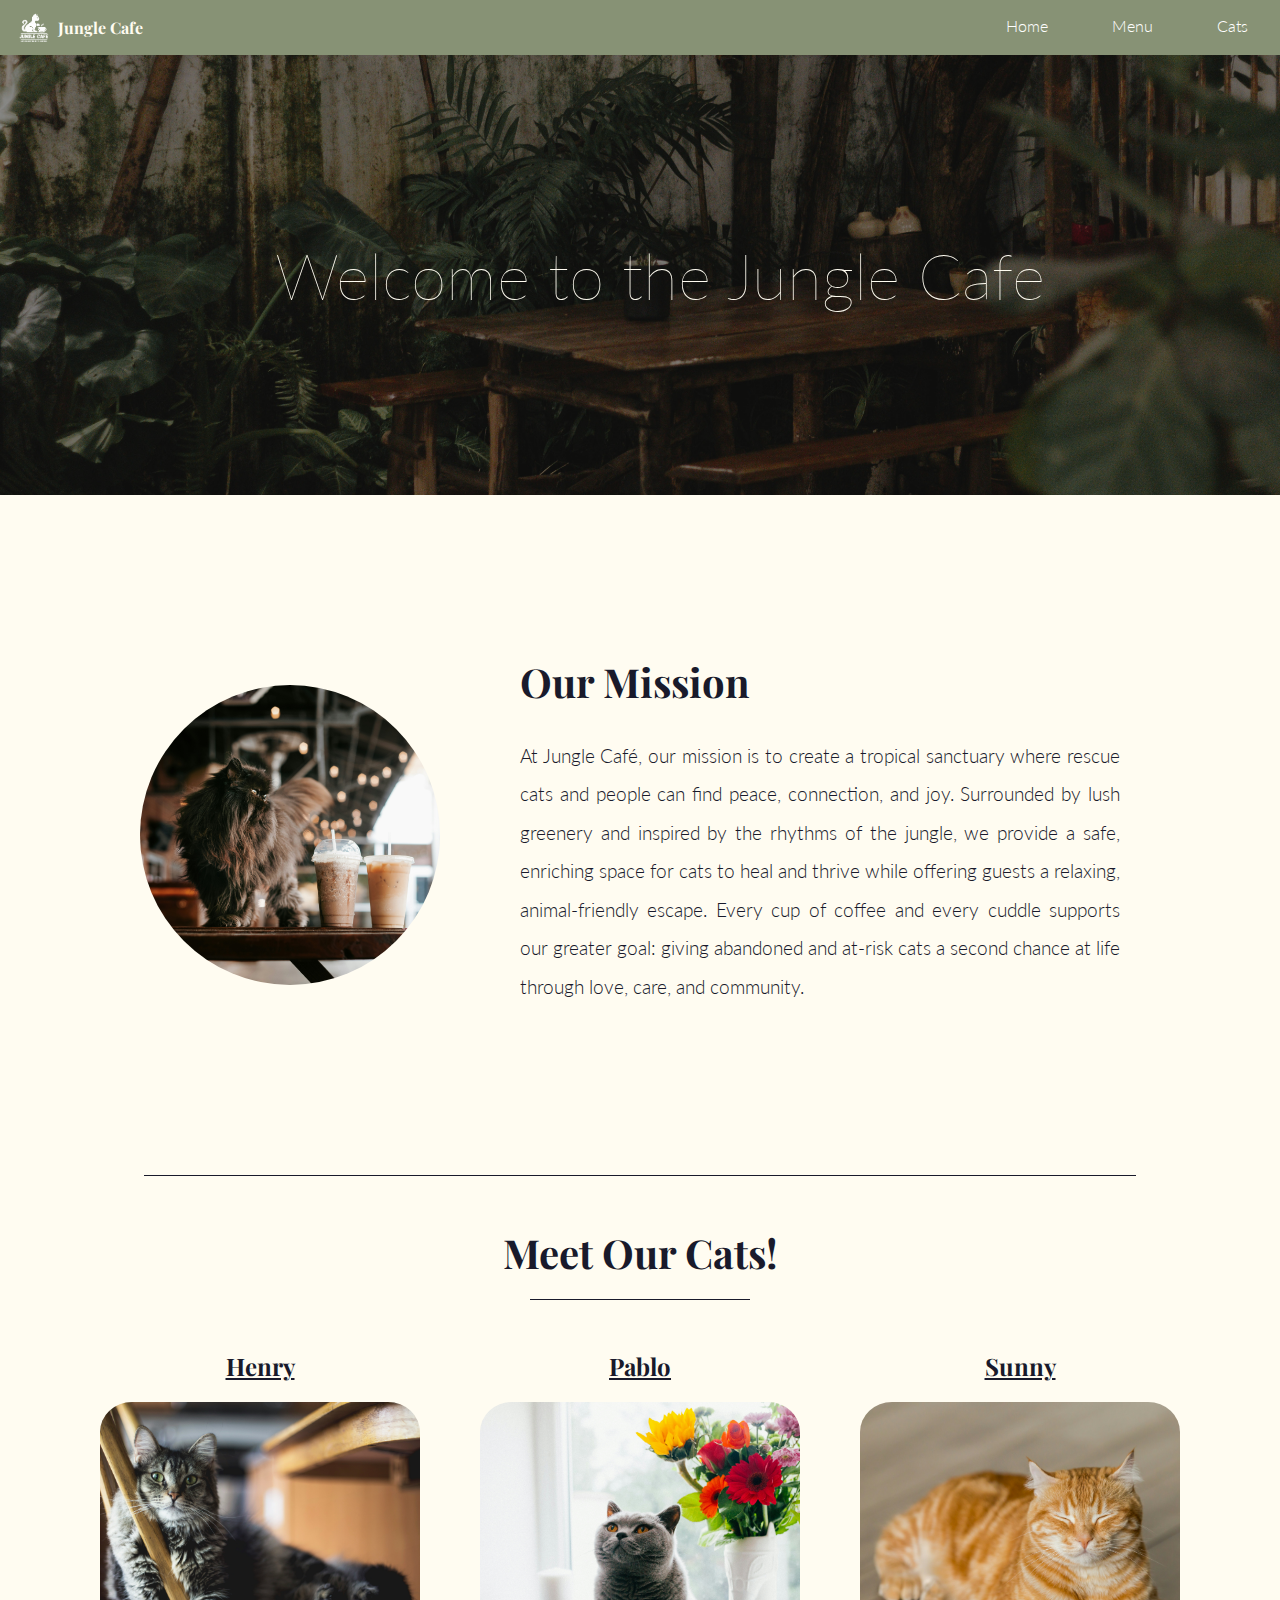
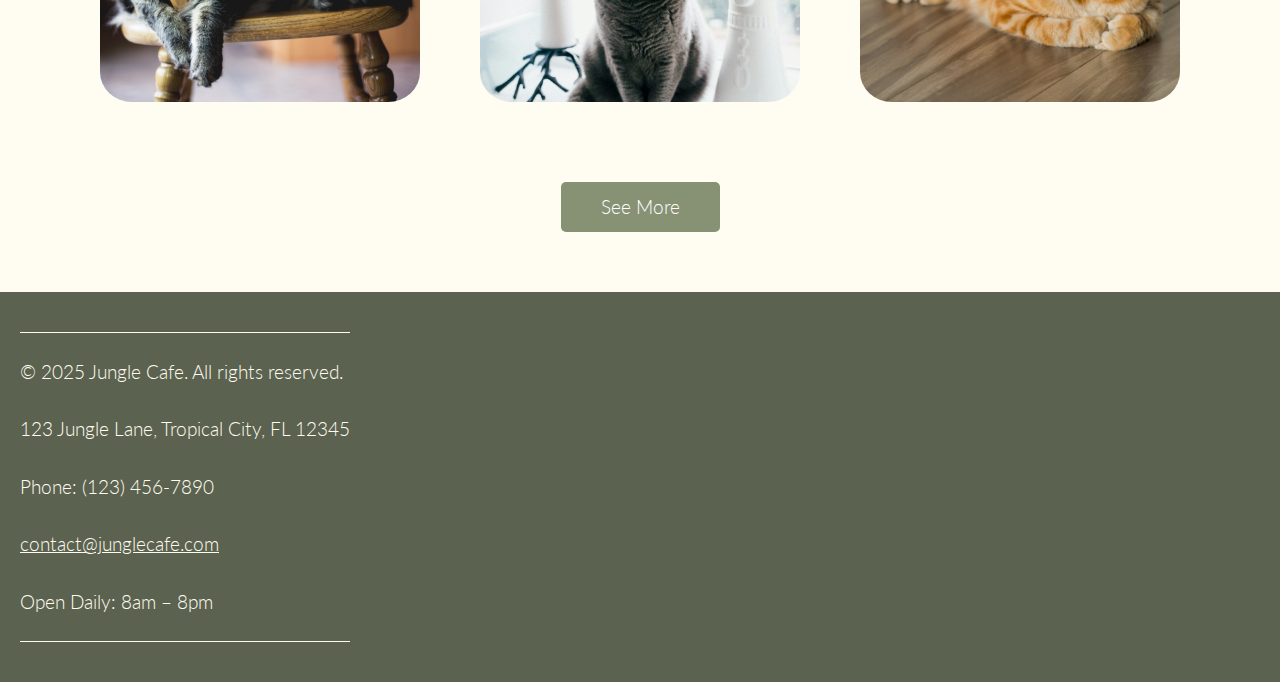
<file: index.html>
<!DOCTYPE html>
<html lang="en">
  <head>
    <meta charset="UTF-8" />
    <title>Jungle Cafe</title>
    <meta name="viewport" content="width=device-width, initial-scale=1.0" />
    <link rel="stylesheet" href="css/styles.css" />
    <script src="js/responsive-nav.js"></script>
  </head>
  <body>
    <header>
      <div class="logo">
        <img src="img/Jungle Cafe.png" alt="Jungle Cafe Logo" />
        <h4>Jungle Cafe</h4>
      </div>
      <div class="nav-wrapper">
        <nav class="nav-collapse">
          <ul>
            <li><a href="index.html">Home</a></li>
            <li><a href="menu.html">Menu</a></li>
            <li><a href="cats.html">Cats</a></li>
          </ul>
        </nav>
      </div>
    </header>
    <div class="welcome-container">
      <div class="overlay-welcome-container"></div>
      <h1>Welcome to the Jungle Cafe</h1>
    </div>
    <main class="home">
      <section class="mission-statement">
        <div class="mission-statement-photo-container">
          <img
            src="img/mission-statement-photo.jpg"
            alt="Photo of Cat on a Table"
          />
        </div>
        <div class="mission-statement-text-container">
          <h1>Our Mission</h1>
          <p>
            At Jungle Café, our mission is to create a tropical sanctuary where
            rescue cats and people can find peace, connection, and joy.
            Surrounded by lush greenery and inspired by the rhythms of the
            jungle, we provide a safe, enriching space for cats to heal and
            thrive while offering guests a relaxing, animal-friendly escape.
            Every cup of coffee and every cuddle supports our greater goal:
            giving abandoned and at-risk cats a second chance at life through
            love, care, and community.
          </p>
        </div>
      </section>
      <hr />
      <section class="cats-preview">
        <div class="meet-cats-header-container">
          <h1>Meet Our Cats!</h1>
          <hr>
        </div>
        <div class="bigger-cat-preview-container">
          <div class="cat-preview-container">
            <h2>Henry</h2>
            <div class="cat-preview-img-wrapper">
              <img src="img/henry.jpg" alt="Henry the Cat" />
            </div>
          </div>
          <div class="cat-preview-container">
            <h2>Pablo</h2>
            <div class="cat-preview-img-wrapper">
              <img src="img/pablo.jpg" alt="Pablo the Cat" />
            </div>
          </div>
          <div class="cat-preview-container">
            <h2>Sunny</h2>
            <div class="cat-preview-img-wrapper">
              <img src="img/sunny.jpg" alt="Sunny the Cat" />
            </div>
          </div>
        </div>
        <div class="cat-preview-button-container">
          <button class="cat-preview-button">
            <a href="cats.html">See More</a>
        </div>
      </section>
    </main>
    <footer>
      <div class="footer-container">
        <hr>
        <p>&copy; 2025 Jungle Cafe. All rights reserved.</p>
        <p>123 Jungle Lane, Tropical City, FL 12345</p>
        <p>Phone: (123) 456-7890</p>
        <p><a href="mailto:contact@junglecafe.com">contact@junglecafe.com</a></p>
        <p>Open Daily: 8am – 8pm</p>
        <hr>
      </div>
    </footer>
    

    <script src="js/fastclick.js"></script>
    <script src="js/scroll.js"></script>
    <script src="js/fixed-responsive-nav.js"></script>
  </body>
</html>
</file>
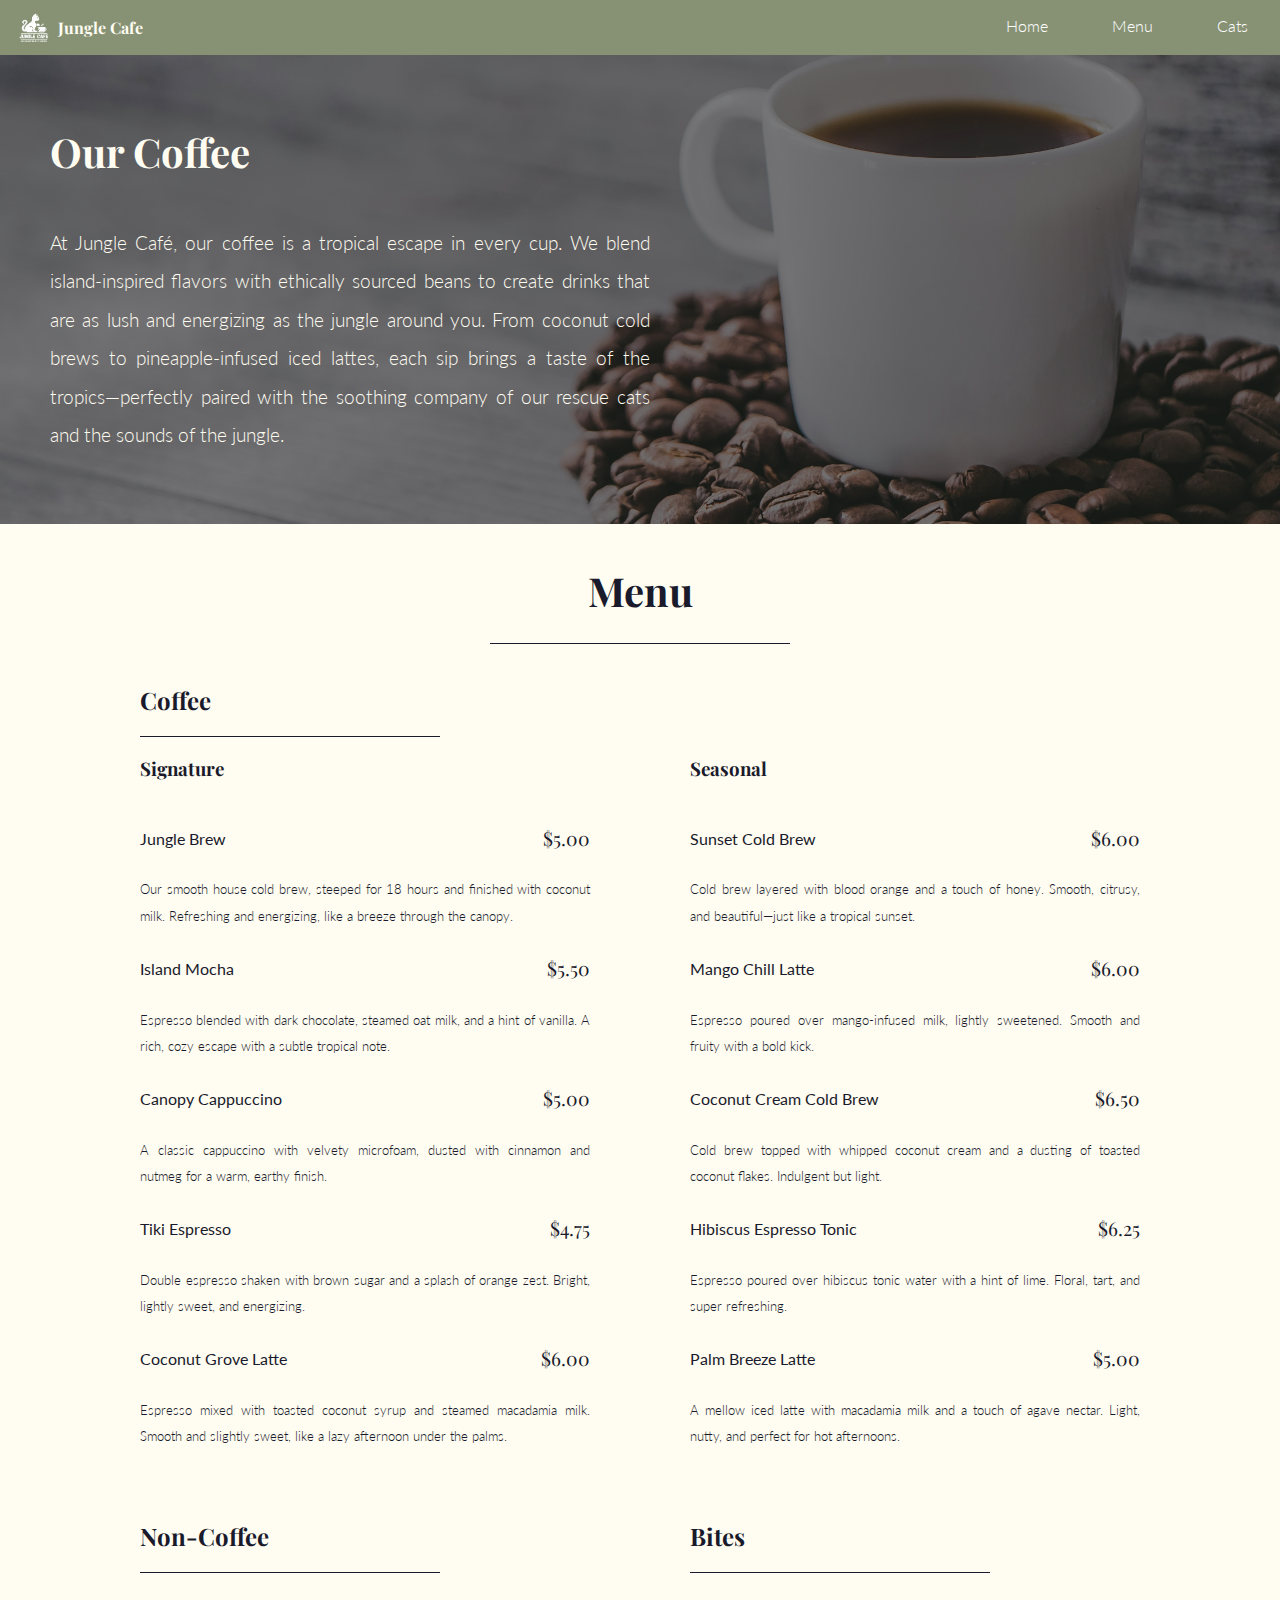
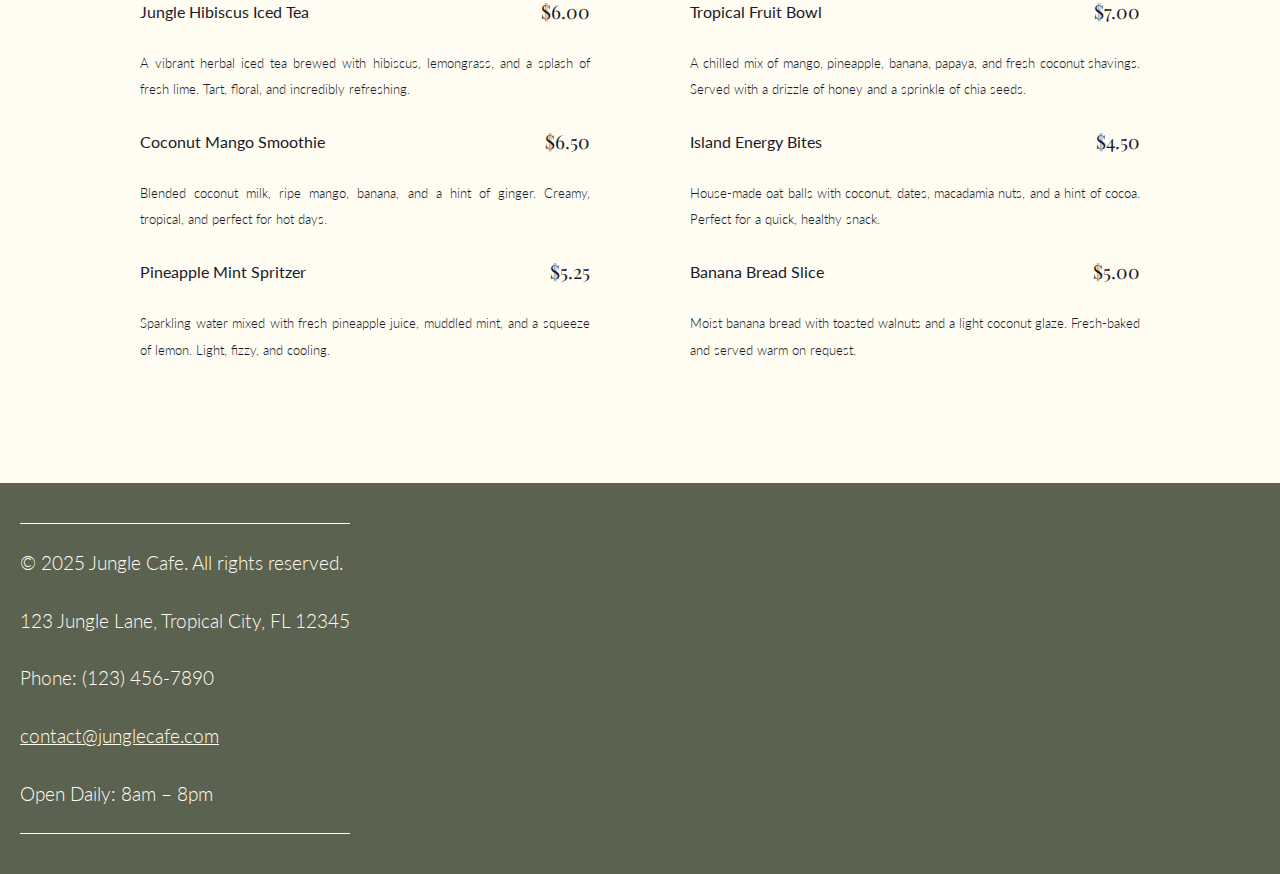
<file: menu.html>
<!DOCTYPE html>
<html lang="en">
  <head>
    <meta charset="UTF-8" />
    <meta
      name="viewport"
      content="wclassth=device-wclassth, initial-scale=1.0"
    />
    <title>Jungle Cafe</title>
    <link rel="stylesheet" href="css/styles.css" />
    <script src="js/responsive-nav.js"></script>
  </head>
  <body>
    <header>
      <div class="logo">
        <img src="img/Jungle Cafe.png" alt="Jungle Cafe Logo" />
        <h4>Jungle Cafe</h4>
      </div>
      <div class="nav-wrapper">
        <nav class="nav-collapse">
          <ul>
            <li><a href="index.html">Home</a></li>
            <li><a href="menu.html">Menu</a></li>
            <li><a href="cats.html">Cats</a></li>
          </ul>
        </nav>
      </div>
    </header>
    <div class="our-coffee-container">
      <div class="overlay-our-coffee-container"></div>
      <div class="our-coffee-text-container">
        <h1>Our Coffee</h1>
        <p>
          At Jungle Café, our coffee is a tropical escape in every cup. We blend
          island-inspired flavors with ethically sourced beans to create drinks
          that are as lush and energizing as the jungle around you. From coconut
          cold brews to pineapple-infused iced lattes, each sip brings a taste
          of the tropics—perfectly paired with the soothing company of our
          rescue cats and the sounds of the jungle.
        </p>
      </div>
    </div>
    <main class="coffee-main">
      <section class="menu">
        <div class="menu-header-container">
          <h1>Menu</h1>
          <hr />
        </div>
        <div class="menu-section">
          <div class="menu-section-header-container">
            <h2>Coffee</h2>
            <hr />
          </div>
          <div class="coffee-wrapper">
            <div class="signature-coffee">
              <h3>Signature</h3>
              <div class="item">
                <div class="title-price">
                  <h4>Jungle Brew</h4>
                  <p class="price">$5.00</p>
                </div>
                <p class="item-description">
                  Our smooth house cold brew, steeped for 18 hours and finished
                  with coconut milk. Refreshing and energizing, like a breeze
                  through the canopy.
                </p>
              </div>
              <div class="item">
                <div class="title-price">
                  <h4>Island Mocha</h4>
                  <p class="price">$5.50</p>
                </div>
                <p class="item-description">
                  Espresso blended with dark chocolate, steamed oat milk, and a
                  hint of vanilla. A rich, cozy escape with a subtle tropical
                  note.
                </p>
              </div>
              <div class="item">
                <div class="title-price">
                  <h4>Canopy Cappuccino</h4>
                  <p class="price">$5.00</p>
                </div>
                <p class="item-description">
                  A classic cappuccino with velvety microfoam, dusted with
                  cinnamon and nutmeg for a warm, earthy finish.
                </p>
              </div>
              <div class="item">
                <div class="title-price">
                  <h4>Tiki Espresso</h4>
                  <p class="price">$4.75</p>
                </div>
                <p class="item-description">
                  Double espresso shaken with brown sugar and a splash of orange
                  zest. Bright, lightly sweet, and energizing.
                </p>
              </div>
              <div class="item">
                <div class="title-price">
                  <h4>Coconut Grove Latte</h4>
                  <p class="price">$6.00</p>
                </div>
                <p class="item-description">
                  Espresso mixed with toasted coconut syrup and steamed
                  macadamia milk. Smooth and slightly sweet, like a lazy
                  afternoon under the palms.
                </p>
              </div>
            </div>

            <div class="seasonal-coffee">
              <h3>Seasonal</h3>
              <div class="item">
                <div class="title-price">
                  <h4>Sunset Cold Brew</h4>
                  <p class="price">$6.00</p>
                </div>
                <p class="item-description">
                  Cold brew layered with blood orange and a touch of honey.
                  Smooth, citrusy, and beautiful—just like a tropical sunset.
                </p>
              </div>
              <div class="item">
                <div class="title-price">
                  <h4>Mango Chill Latte</h4>
                  <p class="price">$6.00</p>
                </div>
                <p class="item-description">
                  Espresso poured over mango-infused milk, lightly sweetened.
                  Smooth and fruity with a bold kick.
                </p>
              </div>
              <div class="item">
                <div class="title-price">
                  <h4>Coconut Cream Cold Brew</h4>
                  <p class="price">$6.50</p>
                </div>
                <p class="item-description">
                  Cold brew topped with whipped coconut cream and a dusting of
                  toasted coconut flakes. Indulgent but light.
                </p>
              </div>
              <div class="item">
                <div class="title-price">
                  <h4>Hibiscus Espresso Tonic</h4>
                  <p class="price">$6.25</p>
                </div>
                <p class="item-description">
                  Espresso poured over hibiscus tonic water with a hint of lime.
                  Floral, tart, and super refreshing.
                </p>
              </div>
              <div class="item">
                <div class="title-price">
                  <h4>Palm Breeze Latte</h4>
                  <p class="price">$5.00</p>
                </div>
                <p class="item-description">
                  A mellow iced latte with macadamia milk and a touch of agave
                  nectar. Light, nutty, and perfect for hot afternoons.
                </p>
              </div>
            </div>
          </div>
        </div>
        <div class="menu-section-wrapper">
          <div class="menu-section">
            <div class="menu-section-header-container">
              <h2>Non-Coffee</h2>
              <hr />
            </div>
            <div class="item">
              <div class="title-price">
                <h4>Jungle Hibiscus Iced Tea</h4>
                <p class="price">$6.00</p>
              </div>
              <p class="item-description">
                A vibrant herbal iced tea brewed with hibiscus, lemongrass, and
                a splash of fresh lime. Tart, floral, and incredibly refreshing.
              </p>
            </div>
            <div class="item">
              <div class="title-price">
                <h4>Coconut Mango Smoothie</h4>
                <p class="price">$6.50</p>
              </div>
              <p class="item-description">
                Blended coconut milk, ripe mango, banana, and a hint of ginger.
                Creamy, tropical, and perfect for hot days.
              </p>
            </div>
            <div class="item">
              <div class="title-price">
                <h4>Pineapple Mint Spritzer</h4>
                <p class="price">$5.25</p>
              </div>
              <p class="item-description">
                Sparkling water mixed with fresh pineapple juice, muddled mint,
                and a squeeze of lemon. Light, fizzy, and cooling.
              </p>
            </div>
          </div>
          <div class="menu-section">
            <div class="menu-section-header-container">
              <h2>Bites</h2>
              <hr />
            </div>
            <div class="item">
              <div class="title-price">
                <h4>Tropical Fruit Bowl</h4>
                <p class="price">$7.00</p>
              </div>
              <p class="item-description">
                A chilled mix of mango, pineapple, banana, papaya, and fresh
                coconut shavings. Served with a drizzle of honey and a sprinkle
                of chia seeds.
              </p>
            </div>
            <div class="item">
              <div class="title-price">
                <h4>Island Energy Bites</h4>
                <p class="price">$4.50</p>
              </div>
              <p class="item-description">
                House-made oat balls with coconut, dates, macadamia nuts, and a
                hint of cocoa. Perfect for a quick, healthy snack.
              </p>
            </div>
            <div class="item">
              <div class="title-price">
                <h4>Banana Bread Slice</h4>
                <p class="price">$5.00</p>
              </div>
              <p class="item-description">
                Moist banana bread with toasted walnuts and a light coconut
                glaze. Fresh-baked and served warm on request.
              </p>
            </div>
          </div>
        </div>
      </section>
    </main>
    <footer>
      <div class="footer-container">
        <hr />
        <p>&copy; 2025 Jungle Cafe. All rights reserved.</p>
        <p>123 Jungle Lane, Tropical City, FL 12345</p>
        <p>Phone: (123) 456-7890</p>
        <p>
          <a href="mailto:contact@junglecafe.com">contact@junglecafe.com</a>
        </p>
        <p>Open Daily: 8am – 8pm</p>
        <hr />
      </div>
    </footer>

    <script src="js/fastclick.js"></script>
    <script src="js/scroll.js"></script>
    <script src="js/fixed-responsive-nav.js"></script>
  </body>
</html>
</file>
<file: css/styles.css>
@import url("https://fonts.googleapis.com/css2?family=Nunito+Sans:ital,opsz,wght@0,6..12,200..1000;1,6..12,200..1000&family=Playfair+Display:ital,wght@0,400..900;1,400..900&family=Red+Hat+Display:ital,wght@0,300..900;1,300..900&display=swap");
@import url("https://fonts.googleapis.com/css2?family=Lato:ital,wght@0,100;0,300;0,400;0,700;0,900;1,100;1,300;1,400;1,700;1,900&family=Nunito+Sans:ital,opsz,wght@0,6..12,200..1000;1,6..12,200..1000&family=Playfair+Display:ital,wght@0,400..900;1,400..900&family=Red+Hat+Display:ital,wght@0,300..900;1,300..900&display=swap");

html,
body {
  margin: 0;
  padding: 0;
  font-size: 16px;
  font-family: "playfair display", sans-serif;
  background-color: #fffcf1;
  height: 100%;
}

body {
  display: flex;
  flex-direction: column;
}

h1,
h2,
h3,
h4,
h5,
h6,
p {
  color: #191a2b;
}

h1 {
  font-family: "playfair display", sans-serif;
  font-size: 2.5rem;
  text-align: center;
  margin-top: 20px;
}

p {
  font-family: "Lato", sans-serif;
  font-weight: 300;
  font-size: 1.2rem;
  line-height: 2;
}

hr {
  border: 0;
  height: 1px;
  background-color: #191a2b;
  margin: 20px auto;
  width: 80%;
}

/* Responsive Nav - Header */

header {
  display: flex;
  justify-content: space-between;
  background-color: #879275;
  z-index: 3;
  width: 100%;
  left: 0;
  top: 0;
}

.logo {
  display: flex;
  flex-direction: row;
  align-items: center;
  justify-content: center;
  padding: 0 10px 0px 60px;
  margin: 0 auto;
  height: 55px;
  width: auto;
}

.logo img {
  width: 48px;
  height: 48px;
}

.logo h4 {
  color: #fffcf1;
}

/* response-nav-js code from starting code in assignment 4*/
a:active,
a:hover {
  outline: 0;
}

@font-face {
  font-family: "responsivenav";
  src: url("../icons/responsivenav.eot");
  src: url("../icons/responsivenav.eot?#iefix") format("embedded-opentype"),
    url("../icons/responsivenav.ttf") format("truetype"),
    url("../icons/responsivenav.woff") format("woff"),
    url("../icons/responsivenav.svg#responsivenav") format("svg");
  font-weight: normal;
  font-style: normal;
}

.nav-toggle {
  text-decoration: none;
  text-indent: -300px;
  position: relative;
  overflow: hidden;
  width: 60px;
  height: 55px;
  float: right;
}

.nav-toggle:before {
  color: white; /* edit this to change the icon color */
  font: normal 28px/55px "responsivenav"; /* edit font-size (28px) to change the icon size */
  text-transform: none;
  text-align: center;
  position: absolute;
  content: "\2261"; /* hamburger icon */
  text-indent: 0;
  width: 100%;
  left: 0;
  top: 0;
}

.nav-toggle.active:before {
  font-size: 24px;
  content: "\78"; /* X/close icon */
}

.nav-collapse ul {
  margin: 0;
  padding: 0;
  display: flex;
  list-style: none;
  flex-direction: column;
  align-items: flex-end;
}

.nav-collapse li {
  display: block;
}
.js .nav-collapse {
  clip: rect(0 0 0 0);
  max-height: 0;
  position: absolute;
  display: block;
  overflow: hidden;
  zoom: 1;
}

.nav-collapse.opened {
  max-height: 9999px;
}

.logo-container {
  min-width: 200px;
  padding-left: 20px;
}

.nav-collapse,
.nav-collapse * {
  box-sizing: border-box;
}

.nav-collapse,
.nav-collapse ul {
  list-style: none;
  width: 100%;
  display: flex;
  justify-content: end;
}

.nav-collapse a {
  text-decoration: none;
  padding: 0.7em 1em;
  color: rgb(255, 255, 255);
  width: 100%;
  display: block;
  font-family: "Lato", sans-serif;
  font-weight: 300;
}

.nav-collapse a:hover,
.nav-collapse a:focus {
  text-decoration: underline;
}

.nav-toggle:focus-visible {
  background-color: rgba(255, 255, 255, 0.15);
}

.nav-collapse ul ul a {
  padding-left: 2em;
}

/* Welcome Section */
.welcome-container {
  position: relative;
  display: flex;
  flex-direction: column;
  justify-content: center;
  align-items: center;
  text-align: center;
  padding: 20px;
  background-image: url("../img/background-home.jpg");
  background-size: cover;
  background-position: center;
  height: 30%;
  width: 100%;
  min-height: 200px;
}

.overlay-welcome-container {
  position: absolute;
  top: 0;
  left: 0;
  width: 100%;
  height: 100%;
  background-color: rgba(25, 26, 24, 0.5);
  z-index: 1;
}

.welcome-container h1 {
  font-family: "Lato", serif;
  font-weight: lighter;
  font-size: 2.5rem;
  color: #fffcf1;
  margin: 0;
  z-index: 2;
}

/* Home - Main */
.home {
  display: flex;
  flex-direction: column;
  justify-content: start;
  align-items: center;
  text-align: center;
  padding: 20px;
  background-color: #fffcf1;
}
/* Home - Mission Statement Section */
.mission-statement {
  position: relative;
  display: flex;
  flex-direction: column;
  justify-content: center;
  align-items: center;
  text-align: center;
  padding: 60px 20px;
  background-color: #fffcf1;
}

.mission-statement-photo-container {
  height: 250px;
  max-width: 250px;
  overflow: hidden;
  border-radius: 50%;
}

.mission-statement-photo-container img {
  width: 100%;
  height: 100%;
  object-fit: cover;
}

.mission-statement-text-container {
  display: flex;
  flex-direction: column;
  justify-content: center;
  align-items: center;
  text-align: center;
  margin: 20px;
}

.mission-statement-text-container h1 {
  margin: 10px 0px;
}

.mission-statement-text-container p {
  text-align: justify;
  color: #191a2b;
}

/* Home - Cat Preview Section */
.cats-preview {
  display: flex;
  flex-direction: column;
  justify-content: center;
  align-items: center;
  text-align: center;
  padding: 20px;
}

.meet-cats-header-container h1 {
  margin: 10px 0px;
}

.bigger-cat-preview-container {
  display: flex;
  flex-direction: column;
  justify-content: center;
  align-items: center;
  text-align: center;
  padding: 20px;
  gap: 30px;
}

.cat-preview-container {
  display: flex;
  flex-direction: column;
  justify-content: center;
  align-items: center;
  text-align: center;
  gap: 10px;
}

.cat-preview-container h2 {
  margin: 10px 0px;
  text-decoration: underline;
}

.cat-preview-img-wrapper {
  position: relative;
  width: 100%;
  height: 300px;
  max-width: 450px;
  overflow: hidden;
  border-radius: 10%;
  animation: scaleDown 0.3s forwards;
}

.cat-preview-img-wrapper:hover {
  animation: scaleUp 0.3s forwards;
}

@keyframes scaleUp {
  from {
    transform: scale(1);
  }
  to {
    transform: scale(1.1);
  }
}

@keyframes scaleDown {
  from {
    transform: scale(1.1);
  }
  to {
    transform: scale(1);
  }
}

.cat-preview-container img {
  width: 100%;
  height: 100%;
  object-fit: cover;
  object-position: center;
}

.cat-preview-button {
  background-color: #879275;
  color: white;
  border: none;
  border-radius: 5px;
  padding: 1em 3em;
  cursor: pointer;
  margin-top: 20px;

  transition: background-color 0.3s ease-in-out;
}
.cat-preview-button a {
  text-decoration: none;
  color: white;
  font-family: "Lato", sans-serif;
  font-weight: 300;
  font-size: 1.2rem;
}

.cat-preview-button:hover,
.cat-preview-button:focus-visible {
  background-color: #a3b18a;
}

/* Menu - Our Coffee Section */
.our-coffee-container {
  position: relative;
  display: flex;
  flex-direction: column;
  justify-content: center;
  align-items: start;
  text-align: justify;
  padding: 20px;
  background-image: url("../img/coffee-background.jpg");
  background-size: cover;
  background-position: left center;
  background-repeat: no-repeat;
  height: 600px;
}

.overlay-our-coffee-container {
  position: absolute;
  top: 0;
  left: 0;
  width: 100%;
  height: 100%;
  background-color: rgba(0, 0, 0, 0.5);
  z-index: 1;
}

.our-coffee-text-container {
  display: flex;
  flex-direction: column;
  justify-content: center;
  align-items: start;
  height: 100%;
  padding: 30px;
}

.our-coffee-text-container h1,
p {
  color: #fffcf1;
  z-index: 2;
}

.our-coffee-container p {
  max-width: 320px;
}

/* Menu - Items Section */

.coffee-main {
  display: flex;
  flex-direction: column;
  justify-content: center;
  align-items: center;
  padding: 20px;
  margin-bottom: 100px;
}

.menu-header-container hr {
  width: 300px;
}

.menu-section {
  display: flex;
  flex-direction: column;
  justify-content: center;
  align-items: start;
}

.menu-section-header-container hr {
  margin: 0;
  width: 300px;
}

.coffee-wrapper {
  display: flex;
  flex-direction: column;
  justify-content: center;
  align-items: start;
}

.item {
  display: flex;
  flex-direction: column;
  justify-content: center;
  align-items: space-between;
  max-width: 500px;
}

.title-price {
  display: flex;
  flex-direction: row;
  justify-content: space-between;
  align-items: center;
  width: 100%;
}

.title-price h4 {
  font-family: "Lato", sans-serif;
  font-weight: 400;
}

.price {
  font-family: "Playfair Display", serif;
  font-weight: 6 00;
  color: #191a2b;
}

.item-description {
  color: #191a2b;
  text-align: justify;
  font-size: smaller;
  margin: 0px;
}

/* Cat - Adopt a Cat Section */
.cat-main {
  display: flex;
  flex-direction: column;
  justify-content: center;
  align-items: center;
  padding: 20px;
  margin: 30px 0px;
}

.adopt-a-cat {
  display: flex;
  flex-direction: column;
  justify-content: center;
  align-items: center;
}

.adopt-a-cat hr {
  background-color: #a3b18a;
}

.cats-photo-wrapper {
  position: relative;
  width: 100%;
  height: 300px;
  max-width: 450px;
  overflow: hidden;
  border-radius: 10%;
  margin: 20px;
}

.cats-photo-wrapper img {
  width: 100%;
  height: 100%;
  object-fit: cover;
  object-position: center;
}

.adopt-a-cat-text {
  display: flex;
  flex-direction: column;
  justify-content: center;
  align-items: center;
  text-align: center;
  padding: 0px 30px;
}

.adopt-a-cat-text h1 {
  margin-top: 0px;
  margin-bottom: 20px;
}

.adopt-a-cat-text-button-wrapper {
  margin: 20px 0px;
  display: flex;
  flex-direction: column;
  justify-content: center;
  align-items: center;
  gap: 20px;
}

.adopt-a-cat-text p {
  color: #191a2b;
  text-align: justify;
  margin: 0px;
}

.adopt-button {
  background-color: #dda15e;
  color: white;
  border: none;
  border-radius: 5px;
  padding: 0.6em 1.5em;
  cursor: pointer;

  transition: background-color 0.3s ease-in-out;
}

.adopt-button:hover,
.adopt-button:focus-visible {
  background-color: #bc6c25;
}

.cat-gallery {
  display: flex;
  flex-direction: column;
  justify-content: center;
  align-items: center;
  padding: 20px;
  gap: 10px;
}

.cat-gallery h1 {
  margin: 10px 0px;
}

.cat-gallery-container {
  display: grid;
  grid-template-columns: 1fr;
  grid-template-rows: repeat(6, 1fr);
  gap: 50px;
}

.cat-card {
  display: flex;
  flex-direction: column;
  justify-content: space-between;
  align-items: center;
  text-align: center;
  width: 100%;
  max-width: 400px;
  background-color: #ccd4bf;
  box-shadow: 0 2px 6px rgba(0, 0, 0, 0.15);
}
.cat-image-wrapper {
  position: relative;
  width: 100%;
  height: 250px;
  width: 250px;
  overflow: hidden;
  border-radius: 10%;
  margin-bottom: 50px;
}

.cat-card p {
  color: #191a2b;
  text-align: justify;
  margin: 0px;
}

.cat-image-wrapper img {
  width: 100%;
  height: 100%;
  object-fit: cover;
  object-position: center;
}

.cat-card-text {
  background-color: #fffcf1;
  padding: 20px;
  width: 100%;
  box-sizing: border-box;
  min-height: 200px;
}

.cat-stats {
  display: flex;
  flex-direction: column;
  align-self: flex-start;
  opacity: 80%;
  width: 100%;
  background-color: #fffcf1;
  padding: 20px;
}

.stat {
  display: flex;
  flex-direction: row;
  align-items: center;
}

.icon {
  width: 20px;
  height: 20px;
  margin-right: 20px;
}
/* Footer */
footer {
  display: flex;
  flex-direction: column;
  justify-content: start;
  align-items: start;
  background-color: #5b624f;
  text-align: left;
  padding: 20px;
  margin-top: auto;
}

footer a {
  color: #fffcf1;
  text-decoration: underline;
}

footer a:hover {
  text-decoration: none;
}

.footer-container hr {
  background-color: #fffcf1;
  margin: 20px 0px;
  width: 100%;
}

/* Desktop Styles */

@media screen and (min-width: 768px) {
  .coffee-wrapper {
    flex-direction: row;
    justify-content: space-between;
    align-items: start;
    gap: 100px;
  }

  .menu-section-wrapper {
    display: flex;
    flex-direction: row;
    justify-content: space-between;
    align-items: center;
    gap: 100px;
    margin-top: 50px;
  }

  .item-description {
    max-width: 450px;
  }
}

@media screen and (min-width: 900px) {
  /* Header/Navigation */
  .nav-collapse ul {
    flex-direction: row;
    align-items: flex-end;
  }

  .nav-collapse li {
    width: auto;
  }

  .nav-collapse a {
    padding: 1.02em 2em;
    text-align: center;
    border-top: 0;
    margin: 0;
  }

  .nav-collapse ul ul a {
    display: none;
  }

  .nav-collapse.closed {
    max-height: none;
  }
  .nav-toggle {
    display: none;
  }
  .logo {
    margin: 0;
    padding: 0 10px;
  }

  /* Home Page */
  .welcome-container {
    min-height: 400px;
  }

  .welcome-container h1 {
    font-size: 4rem;
  }

  .mission-statement {
    flex-direction: row;
    justify-content: space-between;
    align-items: center;
    gap: 60px;
    padding: 20px 60px;
    max-width: 100%;
    min-height: 600px;
  }

  .mission-statement-photo-container {
    height: 300px;
    min-width: 300px;
  }

  .mission-statement-text-container {
    align-items: start;
    min-width: 350px;
    max-width: 600px;
  }

  .cat-preview-button {
    margin: 60px 0px 20px 0px;
  }
  .bigger-cat-preview-container {
    flex-direction: row;
    justify-content: space-between;
    align-items: center;
    gap: 60px;
    padding: 20px 60px;
    max-width: 100%;
  }

  /* Menu - Our Coffee Section */
  .our-coffee-container p {
    max-width: 400px;
  }

  /* Cat - Cat Gallery Section */
  .cat-gallery-container {
    grid-template-columns: 1fr 1fr;
    grid-template-rows: repeat(3, 1fr);
    gap: 100px;
  }

  .adopt-a-cat {
    flex-direction: row;
    justify-content: space-between;
    align-items: center;
    padding: 20px;
    max-width: 100%;
    gap: 50px;
  }
  .adopt-a-cat-text-button-wrapper {
    align-items: flex-start;
    padding: 0px 30px;
  }

  .adopt-a-cat-text {
    align-items: start;
    text-align: left;
    padding-left: 0px;
    max-width: 600px;
    min-width: 450px;
  }
}

@media screen and (min-width: 1024px) {
  .our-coffee-container p {
    max-width: 600px;
  }
}

@media screen and (min-width: 1300px) {
  .cat-gallery-container {
    grid-template-columns: 1fr 1fr 1fr;
    grid-template-rows: repeat(2, 1fr);
    gap: 100px;
  }
}
</file>
